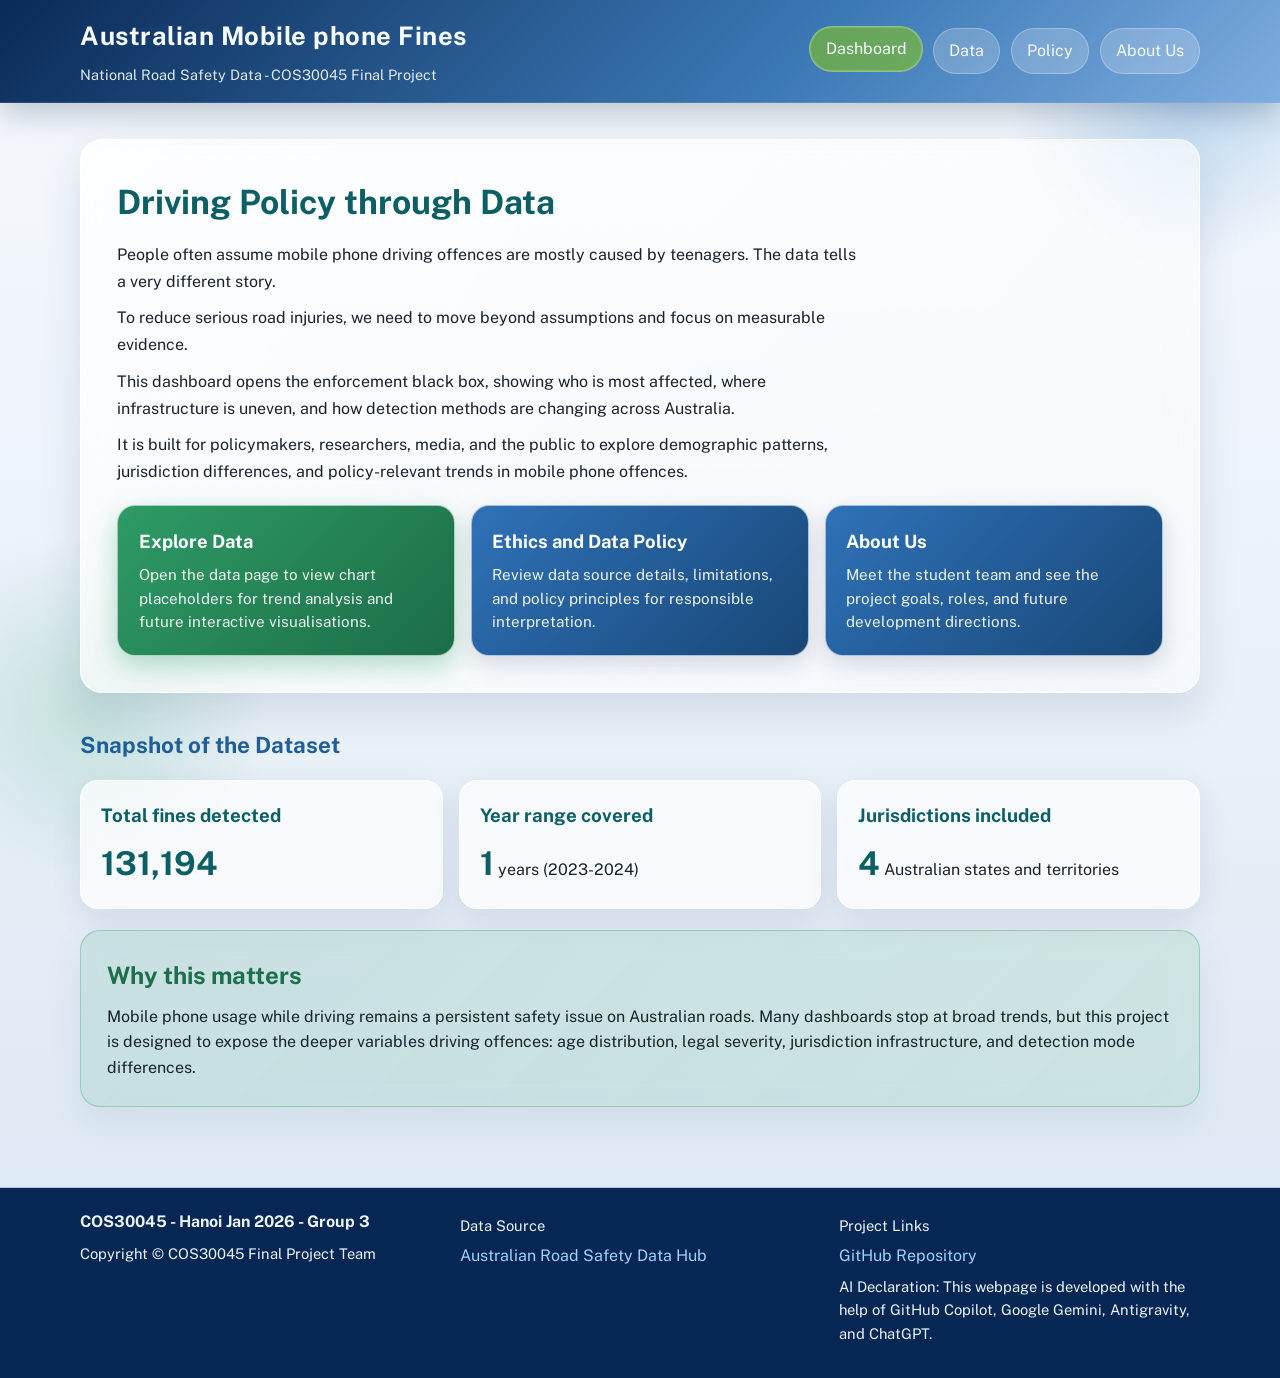
<file: index.html>
<!DOCTYPE html>
<html lang="en">
<head>
	<meta charset="UTF-8">
	<meta name="viewport" content="width=device-width, initial-scale=1.0">
	<title>Dashboard | Australian Mobile Phone Fines</title>
	<link rel="preconnect" href="https://fonts.googleapis.com">
	<link rel="preconnect" href="https://fonts.gstatic.com" crossorigin>
	<link href="https://fonts.googleapis.com/css2?family=Public+Sans:wght@300;400;500;600;700&display=swap" rel="stylesheet">
	<link rel="stylesheet" href="styles/main.css">
</head>
<body data-page="index">
	<div id="navbar"></div>

	<main>
		<div class="container">
			<section class="hero fade-in">
				<h2>Driving Policy through Data</h2>
				<p class="fade-in delay-1">
					People often assume mobile phone driving offences are mostly caused by teenagers. The data tells a very different story.
				</p>
				<p class="fade-in delay-2">
					To reduce serious road injuries, we need to move beyond assumptions and focus on measurable evidence.
				</p>
				<p class="fade-in delay-3">
					This dashboard opens the enforcement black box, showing who is most affected, where infrastructure is uneven,
					and how detection methods are changing across Australia.
				</p>
				<p class="fade-in delay-3">
					It is built for policymakers, researchers, media, and the public to explore demographic patterns,
					jurisdiction differences, and policy-relevant trends in mobile phone offences.
				</p>

				<div class="cta-grid fade-in delay-3" aria-label="Call to action links">
					<a class="cta-card primary" href="data.html">
						<h3>Explore Data</h3>
						<p>Open the data page to view chart placeholders for trend analysis and future interactive visualisations.</p>
					</a>
					<a class="cta-card secondary" href="policy.html">
						<h3>Ethics and Data Policy</h3>
						<p>Review data source details, limitations, and policy principles for responsible interpretation.</p>
					</a>
					<a class="cta-card secondary" href="about.html">
						<h3>About Us</h3>
						<p>Meet the student team and see the project goals, roles, and future development directions.</p>
					</a>
				</div>
			</section>

			<h3 class="section-title fade-in">Snapshot of the Dataset</h3>
			<section class="grid metric-grid fade-in delay-1" aria-label="Summary metrics">
				<article class="card metric-card">
					<h3>Total fines detected</h3>
					<p><span class="metric-value" data-count="228304">0</span></p>
				</article>
				<article class="card metric-card">
					<h3>Year range covered</h3>
					<p><span class="metric-value" data-count="2">0</span> years (2023-2024)</p>
				</article>
				<article class="card metric-card">
					<h3>Jurisdictions included</h3>
					<p><span class="metric-value" data-count="8">0</span> Australian states and territories</p>
				</article>
			</section>

			<section class="content-panel why-matters fade-in">
				<h2>Why this matters</h2>
				<p>
					Mobile phone usage while driving remains a persistent safety issue on Australian roads. Many dashboards stop at broad trends,
					but this project is designed to expose the deeper variables driving offences: age distribution, legal severity,
					jurisdiction infrastructure, and detection mode differences.
				</p>
			</section>
		</div>
	</main>

	<div id="footer"></div>

	<script src="scripts/scripts.js"></script>
</body>
</html>
</file>
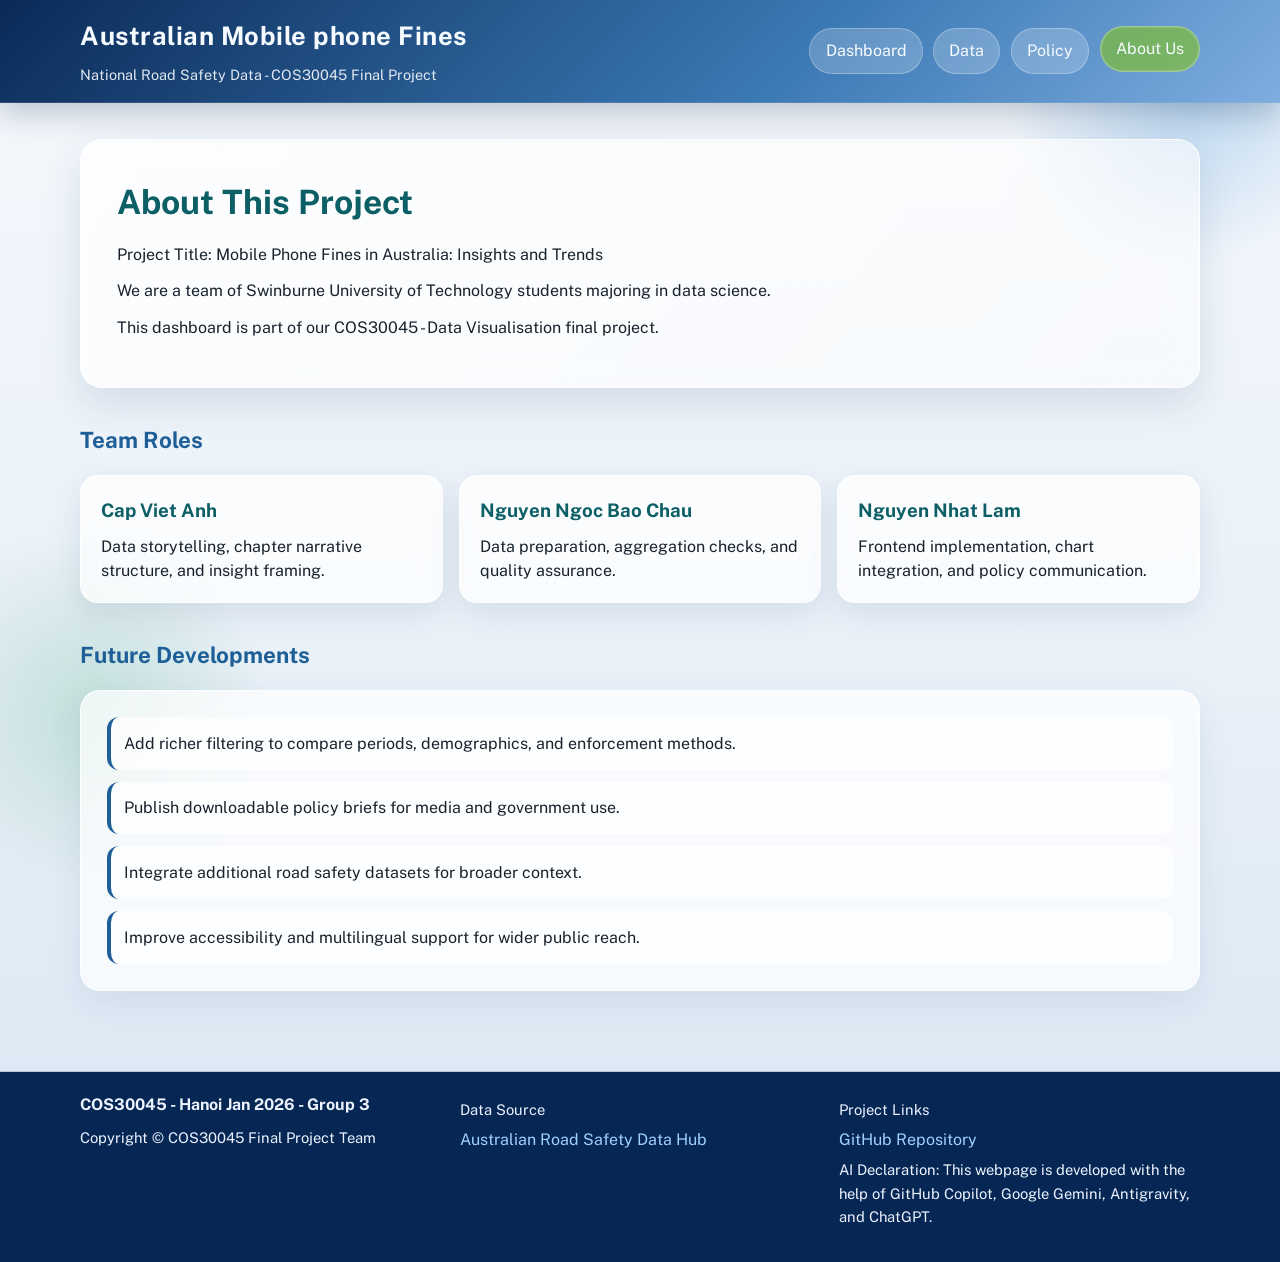
<file: about.html>
<!DOCTYPE html>
<html lang="en">
<head>
	<meta charset="UTF-8">
	<meta name="viewport" content="width=device-width, initial-scale=1.0">
	<title>About Us | Australian Mobile Phone Fines</title>
	<link rel="preconnect" href="https://fonts.googleapis.com">
	<link rel="preconnect" href="https://fonts.gstatic.com" crossorigin>
	<link href="https://fonts.googleapis.com/css2?family=Public+Sans:wght@300;400;500;600;700&display=swap" rel="stylesheet">
	<link rel="stylesheet" href="styles/main.css">
</head>
<body data-page="about">
	<div id="navbar"></div>

	<main>
		<div class="container">
			<section class="hero">
				<h2>About This Project</h2>
				<p>
					Project Title: Mobile Phone Fines in Australia: Insights and Trends
				</p>
				<p>
					We are a team of Swinburne University of Technology students majoring in data science.
				</p>
				<p>
					This dashboard is part of our COS30045 - Data Visualisation final project.
				</p>
			</section>

			<h3 class="section-title">Team Roles</h3>
			<section class="grid">
				<article class="card">
					<h3>Cap Viet Anh</h3>
					<p>Data storytelling, chapter narrative structure, and insight framing.</p>
				</article>
				<article class="card">
					<h3>Nguyen Ngoc Bao Chau</h3>
					<p>Data preparation, aggregation checks, and quality assurance.</p>
				</article>
				<article class="card">
					<h3>Nguyen Nhat Lam</h3>
					<p>Frontend implementation, chart integration, and policy communication.</p>
				</article>
			</section>

			<h3 class="section-title">Future Developments</h3>
			<section class="content-panel">
				<ul class="timeline">
					<li>Add richer filtering to compare periods, demographics, and enforcement methods.</li>
					<li>Publish downloadable policy briefs for media and government use.</li>
					<li>Integrate additional road safety datasets for broader context.</li>
					<li>Improve accessibility and multilingual support for wider public reach.</li>
				</ul>
			</section>
		</div>
	</main>

	<div id="footer"></div>

	<script src="scripts/scripts.js"></script>
</body>
</html>
</file>
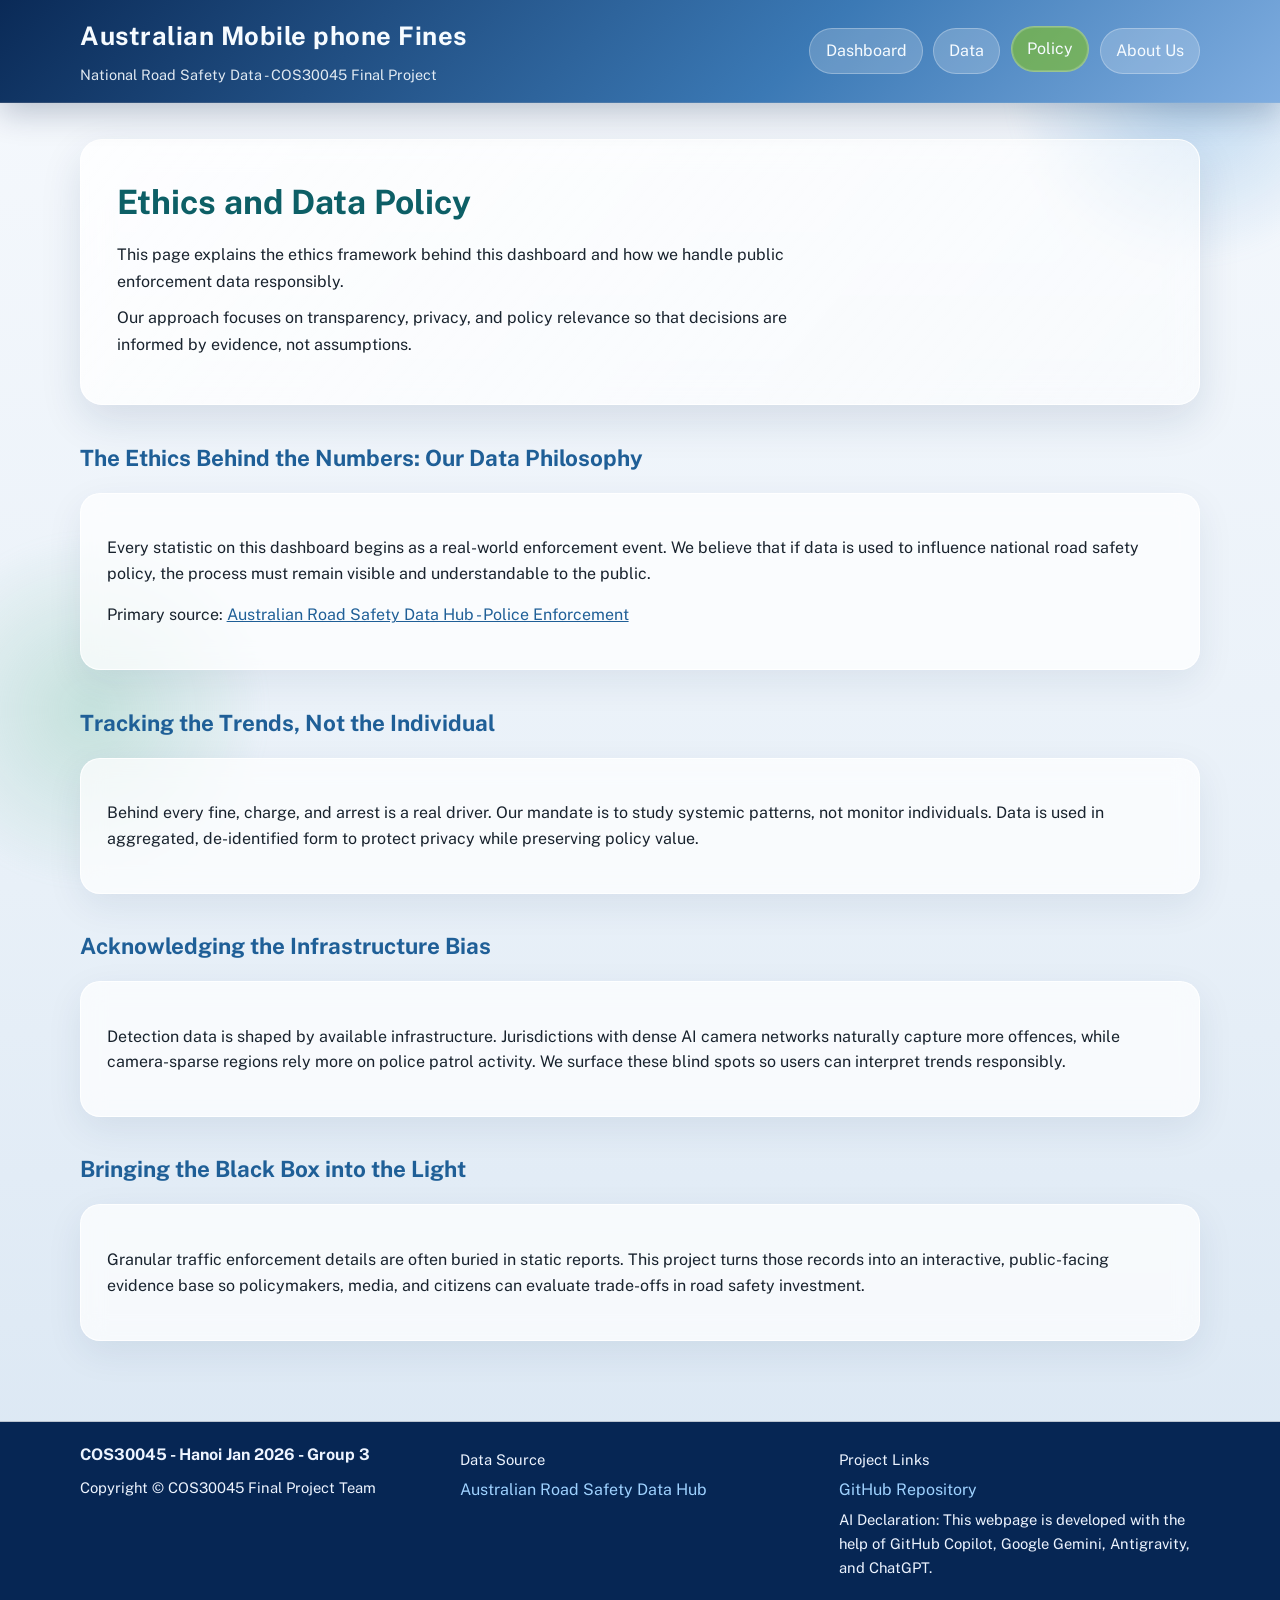
<file: policy.html>
<!DOCTYPE html>
<html lang="en">
<head>
	<meta charset="UTF-8">
	<meta name="viewport" content="width=device-width, initial-scale=1.0">
	<title>Policy | Australian Mobile Phone Fines</title>
	<link rel="preconnect" href="https://fonts.googleapis.com">
	<link rel="preconnect" href="https://fonts.gstatic.com" crossorigin>
	<link href="https://fonts.googleapis.com/css2?family=Public+Sans:wght@300;400;500;600;700&display=swap" rel="stylesheet">
	<link rel="stylesheet" href="styles/main.css">
</head>
<body data-page="policy">
	<div id="navbar"></div>

	<main>
		<div class="container">
			<section class="hero">
				<h2>Ethics and Data Policy</h2>
				<p>
					This page explains the ethics framework behind this dashboard and how we handle public enforcement data responsibly.
				</p>
				<p>
					Our approach focuses on transparency, privacy, and policy relevance so that decisions are informed by evidence, not assumptions.
				</p>
			</section>

			<h3 class="section-title">The Ethics Behind the Numbers: Our Data Philosophy</h3>
			<section class="content-panel">
				<p>
					Every statistic on this dashboard begins as a real-world enforcement event. We believe that if data is used to influence
					national road safety policy, the process must remain visible and understandable to the public.
				</p>
				<p>
					Primary source: <a class="link" href="https://datahub.roadsafety.gov.au/safe-systems/safe-road-use/police-enforcement" target="_blank" rel="noopener noreferrer">Australian Road Safety Data Hub - Police Enforcement</a>
				</p>
			</section>

			<h3 class="section-title">Tracking the Trends, Not the Individual</h3>
			<section class="content-panel">
				<p>
					Behind every fine, charge, and arrest is a real driver. Our mandate is to study systemic patterns, not monitor individuals.
					Data is used in aggregated, de-identified form to protect privacy while preserving policy value.
				</p>
			</section>

			<h3 class="section-title">Acknowledging the Infrastructure Bias</h3>
			<section class="content-panel">
				<p>
					Detection data is shaped by available infrastructure. Jurisdictions with dense AI camera networks naturally capture more offences,
					while camera-sparse regions rely more on police patrol activity. We surface these blind spots so users can interpret trends responsibly.
				</p>
			</section>

			<h3 class="section-title">Bringing the Black Box into the Light</h3>
			<section class="content-panel">
				<p>
					Granular traffic enforcement details are often buried in static reports. This project turns those records into an interactive,
					public-facing evidence base so policymakers, media, and citizens can evaluate trade-offs in road safety investment.
				</p>
			</section>
		</div>
	</main>

	<div id="footer"></div>

	<script src="scripts/scripts.js"></script>
</body>
</html>
</file>
<file: styles/main.css>
/* ============================================================
   main.css — Global Styles
   Australian Mobile Phone Fines — COS30045 Final Project

   Provides:
     • CSS custom properties (colour palette, shadows, backgrounds)
     • Base typography & resets
     • Responsive navigation (hamburger on mobile)
     • Card & grid layout system
     • CTA (Call-to-Action) cards with shimmer hover effect
     • Metric counter cards
     • Footer layout
     • Scroll-triggered fade-in animations
   ============================================================ */


/* ── Design tokens / CSS custom properties ─────────────────── */
:root {
  /* Primary gradient for header and hero backgrounds */
  --linear1: linear-gradient(135deg, #0a2a57 0%, #3b79b5 62%, #7fade0 100%);
  /* Full-page body background — subtle vertical gradient */
  --body-bg: linear-gradient(180deg, #f6f9fd 0%, #e8f0f8 55%, #d9e6f3 100%);
  /* Footer dark navy */
  --footer-bg: #062654;
  /* Heading colours — teal and mid-blue */
  --text-primary: #0d5f66;
  --text-secondary: #1f5f97;
  /* Body copy colour */
  --text-content: #18222d;
  /* Button accent colours */
  --primary-btn: #1f7a50;
  --secondary-btn: #2e73b8;
  /* Glassmorphism panel backgrounds */
  --white-glass: rgba(255, 255, 255, 0.56);
  --white-glass-strong: rgba(255, 255, 255, 0.72);
  /* Shared drop-shadow for cards */
  --shadow: 0 14px 38px rgba(16, 49, 89, 0.15);
}


/* ── Global reset ──────────────────────────────────────────── */
* {
  box-sizing: border-box;
}

body {
  margin: 0;
  font-family: "Public Sans", "Segoe UI", Tahoma, sans-serif;
  color: var(--text-content);
  background: var(--body-bg);
  min-height: 100vh;
  line-height: 1.6;
  position: relative;   /* stacking context for ::before/::after blobs */
}


/* ── Decorative floating blobs ─────────────────────────────── */
/* Two pseudo-elements create soft radial blobs that float
   behind page content for a subtle organic feel. */
body::before,
body::after {
  content: "";
  position: fixed;
  z-index: -1;
  border-radius: 50%;
  filter: blur(8px);
  animation: floatBG 18s ease-in-out infinite;
}

/* Gentle up-down float animation */
@keyframes floatBG {
  0%, 100% { transform: translateY(0) scale(1); }
  50% { transform: translateY(15px) scale(1.05); }
}

/* Top-right blue blob */
body::before {
  width: 360px;
  height: 360px;
  top: -100px;
  right: -90px;
  background: radial-gradient(circle, rgba(99, 165, 222, 0.42) 0%, rgba(99, 165, 222, 0) 72%);
  animation-delay: -5s;   /* offset so the two blobs don't sync */
}

/* Bottom-left green blob */
body::after {
  width: 340px;
  height: 340px;
  left: -80px;
  bottom: 20px;
  background: radial-gradient(circle, rgba(125, 194, 166, 0.35) 0%, rgba(125, 194, 166, 0) 74%);
}


/* ── Base element styles ───────────────────────────────────── */
img {
  max-width: 100%;
  display: block;
}

a {
  color: inherit;
}


/* ── Layout container ──────────────────────────────────────── */
/* Centres content with a max-width cap and horizontal padding */
.container {
  width: min(1120px, 92vw);
  margin: 0 auto;
}


/* ── Sticky header / navigation bar ────────────────────────── */
.site-header {
  background: var(--linear1);
  color: #f6fbff;
  position: sticky;
  top: 0;
  z-index: 10;                  /* stay above chart SVGs */
  box-shadow: 0 10px 30px rgba(5, 30, 65, 0.24);
  border-bottom: 1px solid rgba(255, 255, 255, 0.15);
}

/* Flex row: brand on left, nav links on right */
.nav-wrap {
  display: flex;
  align-items: center;
  justify-content: space-between;
  gap: 1.25rem;
  padding: 1rem 0;
}

.brand-title {
  margin: 0;
  font-size: clamp(1.15rem, 2vw, 1.6rem);   /* responsive font size */
  letter-spacing: 0.02em;
}

.brand-caption {
  margin: 0.35rem 0 0;
  font-size: 0.9rem;
  opacity: 0.9;
}

/* Horizontal nav link row */
.site-nav {
  display: flex;
  align-items: center;
  gap: 0.65rem;
}

/* Individual nav pills */
.site-nav a {
  text-decoration: none;
  padding: 0.58rem 0.95rem;
  border-radius: 999px;         /* full pill shape */
  background: rgba(255, 255, 255, 0.2);
  border: 1px solid rgba(255, 255, 255, 0.28);
  transition: transform 0.2s ease, background 0.2s ease, box-shadow 0.2s ease;
}

/* Active / hovered nav pill — accent green */
.site-nav a:hover,
.site-nav a.is-active {
  background: rgba(132, 196, 27, 0.588);
  box-shadow: inset 0 0 0 1px rgba(255, 255, 255, 0.16);
  transform: translateY(-2px);
}

/* Hamburger menu toggle (hidden on desktop, shown on mobile) */
.menu-toggle {
  display: none;
  border: 1px solid rgba(255, 255, 255, 0.35);
  background: rgba(255, 255, 255, 0.15);
  color: #fff;
  border-radius: 999px;
  padding: 0.5rem 0.85rem;
  cursor: pointer;
}


/* ── Main content area ─────────────────────────────────────── */
main {
  padding: 2.3rem 0 3rem;
}


/* ── Hero section (landing panel) ──────────────────────────── */
.hero {
  background: linear-gradient(130deg, rgba(255, 255, 255, 0.8), rgba(255, 255, 255, 0.5));
  border: 1px solid rgba(255, 255, 255, 0.9);
  border-radius: 22px;
  box-shadow: 0 16px 42px rgba(16, 49, 89, 0.12);
  padding: clamp(1.5rem, 2.8vw, 2.6rem);
  backdrop-filter: blur(14px);     /* frosted glass effect */
  position: relative;
  overflow: hidden;
}

.hero h2 {
  margin-top: 0;
  margin-bottom: 0.75rem;
  color: var(--text-primary);
  font-size: clamp(1.4rem, 3vw, 2.1rem);
}

.hero p {
  max-width: 74ch;    /* comfortable line length for readability */
  line-height: 1.68;
  margin: 0.6rem 0;
}

/* Subtitle / caption text */
.caption {
  margin: 0.35rem 0 0;
  font-size: 0.9rem;
  color: var(--text-secondary);
  font-style: italic;
}


/* ── Button component ──────────────────────────────────────── */
.button-row {
  margin-top: 1.2rem;
  display: flex;
  flex-wrap: wrap;
  gap: 0.85rem;
}

.btn {
  display: inline-flex;
  align-items: center;
  justify-content: center;
  padding: 0.7rem 1.25rem;
  text-decoration: none;
  border-radius: 12px;
  color: #fff;
  border: 1px solid rgba(255, 255, 255, 0.55);
  backdrop-filter: blur(8px);
  box-shadow: 0 10px 16px rgba(0, 0, 0, 0.13);
  transition: transform 0.22s ease, box-shadow 0.22s ease, filter 0.22s ease;
}

.btn:hover {
  transform: translateY(-2px) scale(1.01);
  box-shadow: 0 14px 18px rgba(0, 0, 0, 0.16);
  filter: brightness(1.04);
}

.btn-primary {
  background: linear-gradient(135deg, var(--primary-btn), #267f4f);
}

.btn-secondary {
  background: linear-gradient(135deg, var(--secondary-btn), #20558a);
}


/* ── Section title ─────────────────────────────────────────── */
.section-title {
  color: var(--text-secondary);
  margin: 2.2rem 0 1rem;
  font-size: 1.4rem;
}


/* ── 12-column grid system ─────────────────────────────────── */
.grid {
  display: grid;
  grid-template-columns: repeat(12, 1fr);
  gap: 1rem;
}

/* Default card spans 4 of 12 columns (3-up layout) */
.card {
  grid-column: span 4;
  background: var(--white-glass-strong);
  border: 1px solid rgba(255, 255, 255, 0.85);
  border-radius: 18px;
  padding: 1.25rem;
  box-shadow: 0 10px 30px rgba(16, 49, 89, 0.1);
  backdrop-filter: blur(12px);
  transition: transform 0.25s ease, box-shadow 0.25s ease;
}

/* Lift effect on hover */
.card:hover {
  transform: translateY(-4px);
  box-shadow: 0 16px 40px rgba(16, 49, 89, 0.16);
}

.card h3 {
  margin: 0 0 0.55rem;
  color: var(--text-primary);
}

.card p {
  margin: 0;
  line-height: 1.48;
}


/* ── Timeline list (vertical event list) ───────────────────── */
.timeline {
  list-style: none;
  padding-left: 0;
  margin: 0;
  display: grid;
  gap: 0.75rem;
}

.timeline li {
  background: var(--white-glass-strong);
  border-left: 4px solid var(--text-secondary);  /* accent left bar */
  padding: 0.85rem;
  border-radius: 12px;
}


/* ── Content panel (generic glass container) ───────────────── */
.content-panel {
  background: var(--white-glass-strong);
  border: 1px solid rgba(255, 255, 255, 0.85);
  border-radius: 20px;
  padding: 1.6rem;
  box-shadow: 0 12px 36px rgba(16, 49, 89, 0.08);
  backdrop-filter: blur(12px);
}

/* Placeholder box for charts not yet rendered */
.placeholder-box {
  border: 2px dashed rgba(34, 101, 162, 0.5);
  border-radius: 12px;
  background: rgba(255, 255, 255, 0.55);
  min-height: 220px;
  display: grid;
  place-items: center;
  color: var(--text-secondary);
  font-weight: 600;
}


/* ── Site footer ───────────────────────────────────────────── */
.site-footer {
  background: var(--footer-bg);
  border-top: 1px solid rgba(255, 255, 255, 0.72);
  margin-top: 2rem;
  color: #edf4ff;
}

/* 3-column footer grid */
.footer-grid {
  display: grid;
  grid-template-columns: repeat(3, minmax(0, 1fr));
  gap: 1.2rem;
  padding: 1.3rem 0 1.7rem;
}

.footer-title {
  margin: 0 0 0.5rem;
  color: #edf4ff;
  font-weight: 700;
}

.footer-copy,
.footer-label,
.footer-ai {
  margin: 0.35rem 0;
  font-size: 0.92rem;
}

.footer-link {
  color: #9fd2ff;
  text-decoration: none;
}

.link{
  color: #1f5f97;
}

.footer-link:hover {
  text-decoration: underline;
}


/* ── CTA (Call-to-Action) card grid ────────────────────────── */
.cta-grid {
  margin-top: 1.2rem;
  display: grid;
  grid-template-columns: repeat(3, minmax(0, 1fr));
  gap: 0.95rem;
}

/* Individual CTA cards with shimmer hover animation */
.cta-card {
  border-radius: 18px;
  padding: 1.3rem;
  text-decoration: none;
  color: #ffffff;
  box-shadow: 0 8px 24px rgba(8, 30, 58, 0.15);
  border: 1px solid rgba(255, 255, 255, 0.6);
  backdrop-filter: blur(10px);
  transition: transform 0.25s ease, box-shadow 0.25s ease, filter 0.25s ease;
  position: relative;
  overflow: hidden;
}

/* Shimmer pseudo-element — slides across on hover */
.cta-card::after {
  content: "";
  position: absolute;
  top: 0;
  left: -150%;
  width: 100%;
  height: 100%;
  background: linear-gradient(120deg, transparent, rgba(255,255,255,0.2), transparent);
  transform: skewX(-20deg);
  transition: 0.5s ease;
}

.cta-card:hover::after {
  left: 150%;                    /* slide to the right on hover */
  transition: left 0.7s ease;
}

.cta-card:hover {
  transform: translateY(-6px);
  box-shadow: 0 18px 34px rgba(8, 30, 58, 0.25);
  filter: brightness(1.08);
}

.cta-card h3 {
  margin: 0 0 0.45rem;
  font-size: 1.15rem;
}

.cta-card p {
  margin: 0;
  font-size: 0.95rem;
  line-height: 1.55;
  opacity: 0.92;
}

/* Green gradient for the primary CTA */
.cta-card.primary {
  background: linear-gradient(135deg, #2e9b66, #1c6d46);
  box-shadow: 0 10px 28px rgba(46, 155, 102, 0.35);
}

/* Blue gradient for secondary CTAs */
.cta-card.secondary {
  background: linear-gradient(135deg, #2f72b8, #184777);
}


/* ── Metric counter cards (index.html) ─────────────────────── */
.metric-grid {
  margin-bottom: 1.3rem;
}

.metric-card {
  text-align: left;
}

.metric-value {
  font-size: clamp(1.45rem, 2.6vw, 2.05rem);
  font-weight: 700;
  color: var(--text-primary);
}


/* ── "Why this matters" accent panel ───────────────────────── */
.why-matters {
  background: linear-gradient(135deg, rgba(46, 155, 102, 0.14), rgba(112, 194, 145, 0.18));
  border-color: rgba(46, 155, 102, 0.32);
}

.why-matters h2 {
  margin-top: 0;
  margin-bottom: 0.55rem;
  color: #1c6f4a;
}

.why-matters p {
  margin: 0;
}


/* ── Responsive breakpoints ────────────────────────────────── */

/* Tablet: 2-column cards */
@media (max-width: 900px) {
  .card {
    grid-column: span 6;
  }

  .cta-grid {
    grid-template-columns: 1fr;
  }

  .footer-grid {
    grid-template-columns: 1fr;
  }
}

/* Mobile: single-column, show hamburger menu */
@media (max-width: 760px) {
  .menu-toggle {
    display: inline-flex;
  }

  /* Nav slides down as a dropdown panel on mobile */
  .site-nav {
    position: absolute;
    right: 4vw;
    top: 88px;
    display: none;
    width: min(280px, 92vw);
    flex-direction: column;
    align-items: stretch;
    background: rgba(9, 41, 87, 0.94);
    border: 1px solid rgba(255, 255, 255, 0.18);
    border-radius: 12px;
    padding: 0.6rem;
    backdrop-filter: blur(9px);
  }

  /* JS adds .open to reveal the nav on mobile */
  .site-nav.open {
    display: flex;
  }

  .site-nav a {
    text-align: center;
  }

  /* Full-width cards on small screens */
  .card {
    grid-column: span 12;
  }
}


/* ── Scroll-triggered fade-in animations ───────────────────── */
/* Elements start translated down and invisible; JS adds .visible
   class via IntersectionObserver to trigger the transition. */
.fade-in {
  opacity: 0;
  transform: translateY(25px);
  transition: opacity 0.8s cubic-bezier(0.2, 0.8, 0.2, 1), transform 0.8s cubic-bezier(0.2, 0.8, 0.2, 1);
}

.fade-in.visible {
  opacity: 1;
  transform: translateY(0);
}

/* Staggered delays for cascading entrance */
.delay-1 { transition-delay: 0.1s; }
.delay-2 { transition-delay: 0.2s; }
.delay-3 { transition-delay: 0.3s; }
</file>
